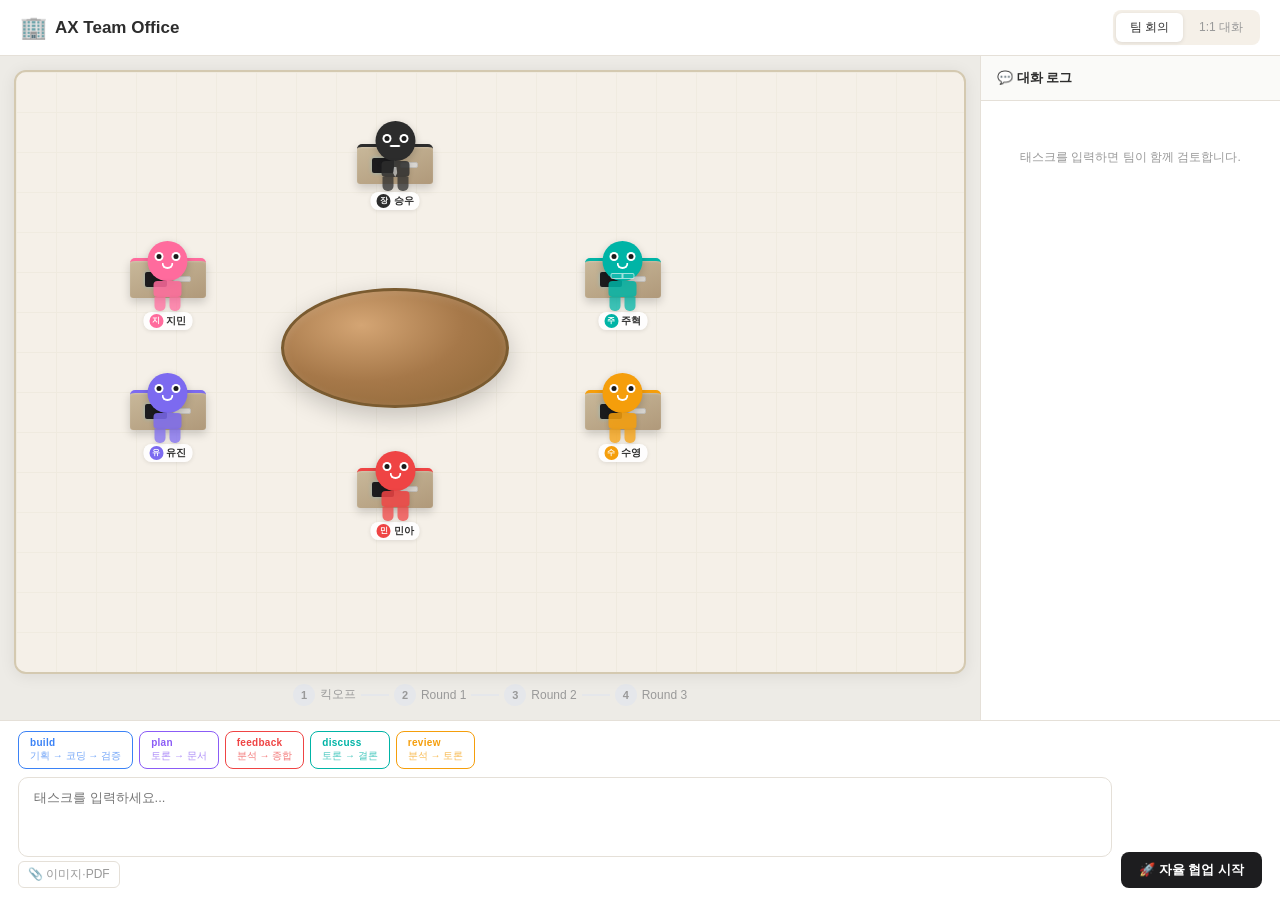
<file: templates/index.html>
<!DOCTYPE html>
<html lang="ko">
<head>
  <meta charset="UTF-8">
  <meta name="viewport" content="width=device-width, initial-scale=1.0">
  <title>AX Team Office</title>
  <link rel="stylesheet" href="/static/style.css">
</head>
<body>
<div class="app">

  <header class="header">
    <div class="header-left"><span class="logo">🏢</span><h1>AX Team Office</h1></div>
    <div class="mode-switch">
      <button class="mode-btn active" id="btn-team" onclick="setMode('team')">팀 회의</button>
      <button class="mode-btn" id="btn-individual" onclick="setMode('individual')">1:1 대화</button>
    </div>
  </header>

  <div class="main-layout">

    <!-- ── Office Canvas ── -->
    <div class="office-section">
      <div class="office-floor" id="office-floor">

        <!-- Floor decoration -->
        <div class="floor-grid"></div>
        <div class="decision-toast" id="decision-toast"></div>

        <!-- ── Round Table ── -->
        <div class="round-table"></div>

        <!-- ── Agent Desks ── -->
        <div class="agent-desk" style="left:40%;top:12%;--ac:#2C2C2C"></div>
        <div class="agent-desk" style="left:16%;top:31%;--ac:#FF6B9D"></div>
        <div class="agent-desk" style="left:64%;top:31%;--ac:#00B4A6"></div>
        <div class="agent-desk" style="left:16%;top:53%;--ac:#7C6AF0"></div>
        <div class="agent-desk" style="left:64%;top:53%;--ac:#F59E0B"></div>
        <div class="agent-desk" style="left:40%;top:66%;--ac:#EF4444"></div>

        <!-- ── Characters ── -->

        <!-- 지훈 (팀장) -->
        <div class="chibi" id="char-lead" data-agent="lead" style="--c:#2C2C2C;--cb:#888" onclick="onClickChar('lead')">
          <div class="c-bubble" id="bubble-lead"><div class="c-btext" id="btext-lead"></div></div>
          <div class="c-think" id="think-lead"><i></i><i></i><i></i></div>
          <div class="c-figure" id="fig-lead">
            <div class="c-head">
              <div class="c-eyes">
                <div class="c-eye"><div class="c-pupil"></div></div>
                <div class="c-eye"><div class="c-pupil"></div></div>
              </div>

              <div class="c-mouth serious"></div>
            </div>
            <div class="c-body"><div class="c-tie"></div></div>
            <div class="c-legs"><div class="c-leg"></div><div class="c-leg"></div></div>
          </div>
          <div class="c-nametag"><span class="c-badge" style="background:var(--c)">장</span>승우</div>
        </div>

        <!-- 지민 (마케팅) -->
        <div class="chibi" id="char-jimin" data-agent="jimin" style="--c:#FF6B9D;--cb:#FF9EC0" onclick="onClickChar('jimin')">
          <div class="c-bubble" id="bubble-jimin"><div class="c-btext" id="btext-jimin"></div></div>
          <div class="c-think" id="think-jimin"><i></i><i></i><i></i></div>
          <div class="c-figure" id="fig-jimin">
            <div class="c-head">
              <div class="c-eyes"><div class="c-eye"><div class="c-pupil"></div></div><div class="c-eye"><div class="c-pupil"></div></div></div>

              <div class="c-mouth"></div>
            </div>
            <div class="c-body"></div>
            <div class="c-legs"><div class="c-leg"></div><div class="c-leg"></div></div>
          </div>
          <div class="c-nametag"><span class="c-badge" style="background:var(--c)">지</span>지민</div>

        </div>

        <!-- 준혁 (개발) -->
        <div class="chibi" id="char-junhyuk" data-agent="junhyuk" style="--c:#00B4A6;--cb:#5DDDD6" onclick="onClickChar('junhyuk')">
          <div class="c-bubble" id="bubble-junhyuk"><div class="c-btext" id="btext-junhyuk"></div></div>
          <div class="c-think" id="think-junhyuk"><i></i><i></i><i></i></div>
          <div class="c-figure" id="fig-junhyuk">
            <div class="c-head">
              <div class="c-eyes"><div class="c-eye"><div class="c-pupil"></div></div><div class="c-eye"><div class="c-pupil"></div></div></div>

              <div class="c-mouth"></div>
            </div>
            <div class="c-body"><div class="c-glasses"></div></div>
            <div class="c-legs"><div class="c-leg"></div><div class="c-leg"></div></div>
          </div>
          <div class="c-nametag"><span class="c-badge" style="background:var(--c)">주</span>주혁</div>
        </div>

        <!-- 수아 (비즈니스) -->
        <div class="chibi" id="char-yujin" data-agent="yujin" style="--c:#7C6AF0;--cb:#A99CF5" onclick="onClickChar('yujin')">
          <div class="c-bubble" id="bubble-yujin"><div class="c-btext" id="btext-yujin"></div></div>
          <div class="c-think" id="think-yujin"><i></i><i></i><i></i></div>
          <div class="c-figure" id="fig-yujin">
            <div class="c-head">
              <div class="c-eyes"><div class="c-eye"><div class="c-pupil"></div></div><div class="c-eye"><div class="c-pupil"></div></div></div>

              <div class="c-mouth"></div>
            </div>
            <div class="c-body"></div>
            <div class="c-legs"><div class="c-leg"></div><div class="c-leg"></div></div>
          </div>
          <div class="c-nametag"><span class="c-badge" style="background:var(--c)">유</span>유진</div>
        </div>

        <!-- 재우 (기획) -->
        <div class="chibi" id="char-suyoung" data-agent="suyoung" style="--c:#F59E0B;--cb:#FBCA63" onclick="onClickChar('suyoung')">
          <div class="c-bubble" id="bubble-suyoung"><div class="c-btext" id="btext-suyoung"></div></div>
          <div class="c-think" id="think-suyoung"><i></i><i></i><i></i></div>
          <div class="c-figure" id="fig-suyoung">
            <div class="c-head">
              <div class="c-eyes"><div class="c-eye"><div class="c-pupil"></div></div><div class="c-eye"><div class="c-pupil"></div></div></div>

              <div class="c-mouth"></div>
            </div>
            <div class="c-body"></div>
            <div class="c-legs"><div class="c-leg"></div><div class="c-leg"></div></div>
          </div>
          <div class="c-nametag"><span class="c-badge" style="background:var(--c)">수</span>수영</div>
        </div>

        <!-- 민서 (데이터) -->
        <div class="chibi" id="char-mina" data-agent="mina" style="--c:#EF4444;--cb:#F88" onclick="onClickChar('mina')">
          <div class="c-bubble" id="bubble-mina"><div class="c-btext" id="btext-mina"></div></div>
          <div class="c-think" id="think-mina"><i></i><i></i><i></i></div>
          <div class="c-figure" id="fig-mina">
            <div class="c-head">
              <div class="c-eyes"><div class="c-eye"><div class="c-pupil"></div></div><div class="c-eye"><div class="c-pupil"></div></div></div>

              <div class="c-mouth"></div>
            </div>
            <div class="c-body"></div>
            <div class="c-legs"><div class="c-leg"></div><div class="c-leg"></div></div>
          </div>
          <div class="c-nametag"><span class="c-badge" style="background:var(--c)">민</span>민아</div>
        </div>

      </div><!-- /office-floor -->

      <div class="phase-bar" id="phase-bar">
        <div class="phase-step" id="phase-1"><div class="phase-dot">1</div><span>킥오프</span></div>
        <div class="phase-line" id="pline-1"></div>
        <div class="phase-step" id="phase-2"><div class="phase-dot">2</div><span>Round 1</span></div>
        <div class="phase-line" id="pline-2"></div>
        <div class="phase-step" id="phase-3"><div class="phase-dot">3</div><span>Round 2</span></div>
        <div class="phase-line" id="pline-3"></div>
        <div class="phase-step" id="phase-4"><div class="phase-dot">4</div><span>Round 3</span></div>
      </div>
    </div><!-- /office-section -->

    <!-- ── Right Panel ── -->
    <div class="right-panel">
      <div class="log-panel" id="log-panel">
        <div class="panel-title">💬 대화 로그</div>
        <div class="log-list" id="log-list">
          <div class="log-empty">태스크를 입력하면 팀이 함께 검토합니다.</div>
        </div>
      </div>
      <div class="chat-panel hidden" id="chat-panel">
        <div class="panel-title" id="chat-title">1:1 대화</div>
        <div class="chat-history" id="chat-history"></div>
        <div class="chat-input-row">
          <input type="text" id="chat-input" placeholder="메시지를 입력하세요..." onkeydown="if(event.key==='Enter')sendChat()">
          <button class="send-btn" onclick="sendChat()">전송</button>
        </div>
      </div>
    </div>

  </div><!-- /main-layout -->

  <div class="input-bar" id="input-bar">
    <div class="workflow-chips">
      <button class="wf-chip wf-build"    onclick="setExample('구독형 AI 음악 앱 만들어줘')">
        <span class="wf-type">build</span>
        <span class="wf-flow">기획 → 코딩 → 검증</span>
      </button>
      <button class="wf-chip wf-plan"     onclick="setExample('사내 AI 도입 로드맵 기획해줘')">
        <span class="wf-type">plan</span>
        <span class="wf-flow">토론 → 문서</span>
      </button>
      <button class="wf-chip wf-feedback" onclick="setExample('이 기획서 피드백해줘')">
        <span class="wf-type">feedback</span>
        <span class="wf-flow">분석 → 종합</span>
      </button>
      <button class="wf-chip wf-discuss"  onclick="setExample('FastAPI vs Django 뭐가 나을까')">
        <span class="wf-type">discuss</span>
        <span class="wf-flow">토론 → 결론</span>
      </button>
      <button class="wf-chip wf-review"   onclick="setExample('이 코드 리뷰해줘')">
        <span class="wf-type">review</span>
        <span class="wf-flow">분석 → 토론</span>
      </button>
    </div>
    <div class="input-row">
      <div class="textarea-wrap">
        <textarea id="task-input" class="task-input" placeholder="태스크를 입력하세요..." onkeydown="if(event.key==='Enter'&&!event.shiftKey){event.preventDefault();onSubmit()}" rows="3"></textarea>
        <div class="attach-bar" id="attach-bar">
          <input type="file" id="file-input" accept="image/*,.pdf" style="display:none" onchange="onFileSelect(this)">
          <button class="attach-btn" onclick="document.getElementById('file-input').click()">📎 이미지·PDF</button>
          <span class="attach-name hidden" id="attach-name"></span>
          <button class="attach-remove hidden" id="attach-remove" onclick="clearAttachment()">✕</button>
        </div>
      </div>
      <div class="input-controls">
        <button class="reset-btn hidden" id="reset-btn" onclick="resetAll()">↩ 초기화</button>
        <button class="start-btn" id="start-btn" onclick="onSubmit()">🚀 자율 협업 시작</button>
      </div>
    </div>
  </div>

</div><!-- /app -->

<script>const AGENTS = {{ agents | tojson }};</script>
<script src="/static/app.js"></script>
</body>
</html>
</file>
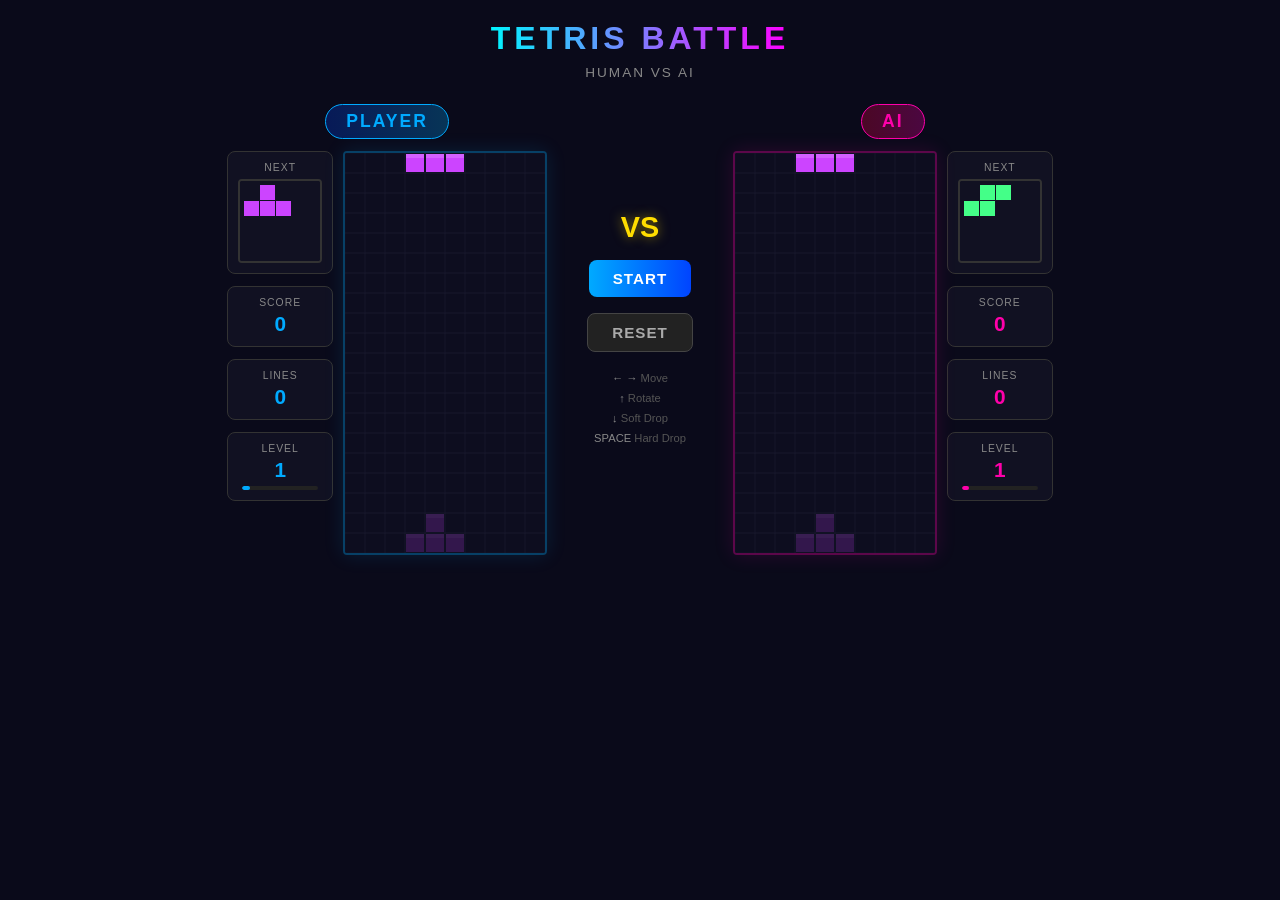
<file: workspace/05-build-tetris-vs-computer/static/index.html>
<!DOCTYPE html>
<html lang="ko">
<head>
<meta charset="UTF-8">
<meta name="viewport" content="width=device-width, initial-scale=1.0">
<title>테트리스 대결 - Human vs AI</title>
<style>
  * { margin: 0; padding: 0; box-sizing: border-box; }

  body {
    background: #0a0a1a;
    color: #fff;
    font-family: 'Segoe UI', sans-serif;
    min-height: 100vh;
    display: flex;
    flex-direction: column;
    align-items: center;
    padding: 20px;
  }

  h1 {
    font-size: 2rem;
    letter-spacing: 4px;
    margin-bottom: 8px;
    background: linear-gradient(90deg, #00f5ff, #ff00ff);
    -webkit-background-clip: text;
    -webkit-text-fill-color: transparent;
  }

  .subtitle {
    font-size: 0.85rem;
    color: #888;
    margin-bottom: 24px;
    letter-spacing: 2px;
  }

  .game-area {
    display: flex;
    gap: 40px;
    align-items: flex-start;
    flex-wrap: wrap;
    justify-content: center;
  }

  .player-section {
    display: flex;
    flex-direction: column;
    align-items: center;
    gap: 12px;
  }

  .player-label {
    font-size: 1.1rem;
    font-weight: bold;
    letter-spacing: 2px;
    padding: 6px 20px;
    border-radius: 20px;
  }

  .player-label.human {
    background: linear-gradient(90deg, #0044ff44, #00aaff44);
    border: 1px solid #00aaff;
    color: #00aaff;
  }

  .player-label.ai {
    background: linear-gradient(90deg, #ff004444, #ff00aa44);
    border: 1px solid #ff00aa;
    color: #ff00aa;
  }

  .board-wrapper {
    position: relative;
  }

  canvas {
    display: block;
    border: 2px solid #333;
    border-radius: 4px;
  }

  canvas.human-canvas { border-color: #00aaff55; box-shadow: 0 0 20px #00aaff22; }
  canvas.ai-canvas    { border-color: #ff00aa55; box-shadow: 0 0 20px #ff00aa22; }

  .ai-overlay {
    position: absolute;
    inset: 0;
    background: #0a0a1a99;
    display: flex;
    align-items: center;
    justify-content: center;
    border-radius: 4px;
    font-size: 0.8rem;
    color: #ff00aa;
    letter-spacing: 1px;
    opacity: 0;
    pointer-events: none;
    transition: opacity 0.15s;
  }

  .ai-overlay.visible { opacity: 1; }

  .side-panel {
    display: flex;
    flex-direction: column;
    gap: 12px;
    min-width: 90px;
  }

  .info-box {
    background: #111122;
    border: 1px solid #333;
    border-radius: 8px;
    padding: 10px 14px;
    text-align: center;
  }

  .info-box .label {
    font-size: 0.65rem;
    color: #888;
    letter-spacing: 1px;
    margin-bottom: 4px;
  }

  .info-box .value {
    font-size: 1.3rem;
    font-weight: bold;
  }

  .info-box.human .value { color: #00aaff; }
  .info-box.ai    .value { color: #ff00aa; }

  .next-box {
    background: #111122;
    border: 1px solid #333;
    border-radius: 8px;
    padding: 10px;
    text-align: center;
  }

  .next-box .label {
    font-size: 0.65rem;
    color: #888;
    letter-spacing: 1px;
    margin-bottom: 6px;
  }

  .center-panel {
    display: flex;
    flex-direction: column;
    align-items: center;
    justify-content: center;
    gap: 16px;
    min-width: 100px;
    align-self: center;
  }

  .vs-badge {
    font-size: 1.8rem;
    font-weight: 900;
    color: #ffdd00;
    text-shadow: 0 0 12px #ffdd0088;
  }

  button {
    padding: 10px 24px;
    border: none;
    border-radius: 8px;
    font-size: 0.95rem;
    font-weight: bold;
    cursor: pointer;
    letter-spacing: 1px;
    transition: transform 0.1s, opacity 0.1s;
  }

  button:hover  { transform: scale(1.05); }
  button:active { transform: scale(0.97); }

  #btnStart {
    background: linear-gradient(90deg, #00aaff, #0044ff);
    color: #fff;
  }

  #btnReset {
    background: #222;
    color: #aaa;
    border: 1px solid #444;
  }

  .controls-hint {
    font-size: 0.7rem;
    color: #555;
    text-align: center;
    line-height: 1.8;
  }

  .controls-hint span { color: #888; }

  .result-banner {
    display: none;
    position: fixed;
    inset: 0;
    background: #000000cc;
    align-items: center;
    justify-content: center;
    z-index: 100;
  }

  .result-banner.show { display: flex; }

  .result-card {
    background: #111122;
    border: 2px solid #ffdd00;
    border-radius: 16px;
    padding: 40px 60px;
    text-align: center;
    box-shadow: 0 0 40px #ffdd0044;
  }

  .result-card h2 {
    font-size: 2.2rem;
    margin-bottom: 8px;
    color: #ffdd00;
  }

  .result-card p {
    color: #aaa;
    margin-bottom: 24px;
    font-size: 0.95rem;
  }

  .speed-bar {
    width: 100%;
    height: 4px;
    background: #222;
    border-radius: 2px;
    margin-top: 4px;
    overflow: hidden;
  }

  .speed-fill {
    height: 100%;
    border-radius: 2px;
    transition: width 0.3s;
  }

  .speed-fill.human { background: #00aaff; }
  .speed-fill.ai    { background: #ff00aa; }
</style>
</head>
<body>

<h1>TETRIS BATTLE</h1>
<p class="subtitle">HUMAN VS AI</p>

<div class="game-area">

  <!-- 플레이어 (왼쪽) -->
  <div class="player-section">
    <div class="player-label human">PLAYER</div>
    <div style="display:flex; gap:10px; align-items:flex-start;">
      <div class="side-panel">
        <div class="next-box">
          <div class="label">NEXT</div>
          <canvas id="human-next" width="80" height="80"></canvas>
        </div>
        <div class="info-box human">
          <div class="label">SCORE</div>
          <div class="value" id="human-score">0</div>
        </div>
        <div class="info-box human">
          <div class="label">LINES</div>
          <div class="value" id="human-lines">0</div>
        </div>
        <div class="info-box human">
          <div class="label">LEVEL</div>
          <div class="value" id="human-level">1</div>
          <div class="speed-bar"><div class="speed-fill human" id="human-speed" style="width:10%"></div></div>
        </div>
      </div>
      <div class="board-wrapper">
        <canvas id="human-canvas" class="human-canvas" width="200" height="400"></canvas>
      </div>
    </div>
  </div>

  <!-- 가운데 -->
  <div class="center-panel">
    <div class="vs-badge">VS</div>
    <button id="btnStart">START</button>
    <button id="btnReset">RESET</button>
    <div class="controls-hint">
      <span>← →</span> Move<br>
      <span>↑</span> Rotate<br>
      <span>↓</span> Soft Drop<br>
      <span>SPACE</span> Hard Drop
    </div>
  </div>

  <!-- AI (오른쪽) -->
  <div class="player-section">
    <div class="player-label ai">AI</div>
    <div style="display:flex; gap:10px; align-items:flex-start;">
      <div class="board-wrapper">
        <canvas id="ai-canvas" class="ai-canvas" width="200" height="400"></canvas>
        <div class="ai-overlay" id="ai-overlay">THINKING...</div>
      </div>
      <div class="side-panel">
        <div class="next-box">
          <div class="label">NEXT</div>
          <canvas id="ai-next" width="80" height="80"></canvas>
        </div>
        <div class="info-box ai">
          <div class="label">SCORE</div>
          <div class="value" id="ai-score">0</div>
        </div>
        <div class="info-box ai">
          <div class="label">LINES</div>
          <div class="value" id="ai-lines">0</div>
        </div>
        <div class="info-box ai">
          <div class="label">LEVEL</div>
          <div class="value" id="ai-level">1</div>
          <div class="speed-bar"><div class="speed-fill ai" id="ai-speed" style="width:10%"></div></div>
        </div>
      </div>
    </div>
  </div>

</div>

<!-- 결과 배너 -->
<div class="result-banner" id="result-banner">
  <div class="result-card">
    <h2 id="result-title">GAME OVER</h2>
    <p id="result-desc"></p>
    <button id="btnPlayAgain" onclick="resetGame()">PLAY AGAIN</button>
  </div>
</div>

<script>
// ─── 상수 ──────────────────────────────────────────────────────────────────
const COLS = 10, ROWS = 20, CELL = 20;
const COLORS = {
  I: '#00f5ff', O: '#ffdd00', T: '#cc44ff',
  S: '#44ff88', Z: '#ff4444', J: '#4488ff', L: '#ff8844'
};
const GHOST_ALPHA = 0.2;

// 모든 테트로미노 정의 (0도 기준)
const PIECES = {
  I: [[0,0,0,0],[1,1,1,1],[0,0,0,0],[0,0,0,0]],
  O: [[1,1],[1,1]],
  T: [[0,1,0],[1,1,1],[0,0,0]],
  S: [[0,1,1],[1,1,0],[0,0,0]],
  Z: [[1,1,0],[0,1,1],[0,0,0]],
  J: [[1,0,0],[1,1,1],[0,0,0]],
  L: [[0,0,1],[1,1,1],[0,0,0]],
};
const PIECE_KEYS = Object.keys(PIECES);

// 레벨별 낙하 간격 (ms)
function dropInterval(level) {
  return Math.max(80, 800 - (level - 1) * 70);
}

// 점수 계산
function lineScore(lines, level) {
  const base = [0, 100, 300, 500, 800];
  return (base[Math.min(lines, 4)] || 0) * level;
}

// ─── 행렬 유틸 ──────────────────────────────────────────────────────────────
function rotateCW(matrix) {
  const N = matrix.length;
  return matrix[0].map((_, c) => matrix.map((row, r) => matrix[N - 1 - r][c]));
}

function matrixCells(matrix) {
  const cells = [];
  for (let r = 0; r < matrix.length; r++)
    for (let c = 0; c < matrix[r].length; c++)
      if (matrix[r][c]) cells.push([r, c]);
  return cells;
}

// ─── 백 (board state) ───────────────────────────────────────────────────────
function createBoard() {
  return Array.from({length: ROWS}, () => Array(COLS).fill(null));
}

function cloneBoard(board) {
  return board.map(row => [...row]);
}

function isValid(board, matrix, pr, pc) {
  for (const [dr, dc] of matrixCells(matrix)) {
    const r = pr + dr, c = pc + dc;
    if (r >= ROWS || c < 0 || c >= COLS) return false;
    if (r >= 0 && board[r][c]) return false;
  }
  return true;
}

function place(board, matrix, pr, pc, color) {
  for (const [dr, dc] of matrixCells(matrix)) {
    const r = pr + dr, c = pc + dc;
    if (r >= 0) board[r][c] = color;
  }
}

function clearLines(board) {
  const kept = board.filter(row => row.some(c => !c));
  const cleared = ROWS - kept.length;
  const newBoard = [...Array.from({length: cleared}, () => Array(COLS).fill(null)), ...kept];
  return {board: newBoard, cleared};
}

// ─── 피스 생성 ──────────────────────────────────────────────────────────────
function randomKey() {
  return PIECE_KEYS[Math.floor(Math.random() * PIECE_KEYS.length)];
}

function spawnPiece(key) {
  const matrix = PIECES[key].map(r => [...r]);
  const col = Math.floor((COLS - matrix[0].length) / 2);
  return {key, matrix, row: -1, col};
}

// ─── 고스트 피스 위치 ────────────────────────────────────────────────────────
function ghostRow(board, piece) {
  let r = piece.row;
  while (isValid(board, piece.matrix, r + 1, piece.col)) r++;
  return r;
}

// ─── 렌더링 ─────────────────────────────────────────────────────────────────
function drawBoard(ctx, board, piece, ghost) {
  ctx.fillStyle = '#0d0d1f';
  ctx.fillRect(0, 0, COLS * CELL, ROWS * CELL);

  // 그리드
  ctx.strokeStyle = '#1a1a2e';
  ctx.lineWidth = 0.5;
  for (let r = 0; r < ROWS; r++) {
    for (let c = 0; c < COLS; c++) {
      ctx.strokeRect(c * CELL, r * CELL, CELL, CELL);
    }
  }

  // 고정 블록
  for (let r = 0; r < ROWS; r++) {
    for (let c = 0; c < COLS; c++) {
      if (board[r][c]) drawCell(ctx, c, r, board[r][c], 1.0);
    }
  }

  // 고스트
  if (ghost != null && piece) {
    for (const [dr, dc] of matrixCells(piece.matrix)) {
      drawCell(ctx, piece.col + dc, ghost + dr, COLORS[piece.key], GHOST_ALPHA);
    }
  }

  // 현재 피스
  if (piece) {
    for (const [dr, dc] of matrixCells(piece.matrix)) {
      const r = piece.row + dr;
      if (r >= 0) drawCell(ctx, piece.col + dc, r, COLORS[piece.key], 1.0);
    }
  }
}

function drawCell(ctx, c, r, color, alpha) {
  ctx.globalAlpha = alpha;
  ctx.fillStyle = color;
  ctx.fillRect(c * CELL + 1, r * CELL + 1, CELL - 2, CELL - 2);
  // 하이라이트
  ctx.fillStyle = 'rgba(255,255,255,0.15)';
  ctx.fillRect(c * CELL + 1, r * CELL + 1, CELL - 2, 4);
  ctx.globalAlpha = 1;
}

function drawNext(ctx, key) {
  ctx.fillStyle = '#111122';
  ctx.fillRect(0, 0, 80, 80);
  if (!key) return;
  const matrix = PIECES[key];
  const rows = matrix.length, cols = matrix[0].length;
  const offX = Math.floor((4 - cols) / 2), offY = Math.floor((4 - rows) / 2);
  const cs = 16;
  for (let r = 0; r < rows; r++)
    for (let c = 0; c < cols; c++)
      if (matrix[r][c]) {
        ctx.globalAlpha = 1;
        ctx.fillStyle = COLORS[key];
        ctx.fillRect((offX + c) * cs + 4, (offY + r) * cs + 4, cs - 1, cs - 1);
      }
}

// ─── AI 휴리스틱 (Dellacherie 기반) ─────────────────────────────────────────
function evalBoard(board) {
  let aggHeight = 0, holes = 0, bumpiness = 0;
  const heights = [];

  for (let c = 0; c < COLS; c++) {
    let h = 0;
    for (let r = 0; r < ROWS; r++) {
      if (board[r][c]) { h = ROWS - r; break; }
    }
    heights.push(h);
    aggHeight += h;

    let found = false;
    for (let r = 0; r < ROWS; r++) {
      if (board[r][c]) found = true;
      else if (found) holes++;
    }
  }

  for (let c = 0; c < COLS - 1; c++) bumpiness += Math.abs(heights[c] - heights[c + 1]);

  // 완성된 줄 수
  const lines = board.filter(row => row.every(c => c !== null)).length;

  return -0.51 * aggHeight + 0.76 * lines - 0.36 * holes - 0.18 * bumpiness;
}

function bestMove(board, pieceKey) {
  let best = null, bestScore = -Infinity;
  let matrix = PIECES[pieceKey].map(r => [...r]);

  for (let rot = 0; rot < 4; rot++) {
    for (let col = -1; col < COLS; col++) {
      // 착지 행 찾기
      let row = 0;
      while (isValid(board, matrix, row + 1, col)) row++;
      if (!isValid(board, matrix, row, col)) continue;

      const testBoard = cloneBoard(board);
      place(testBoard, matrix, row, col, COLORS[pieceKey]);
      const {board: cleared} = clearLines(testBoard);
      const score = evalBoard(cleared);

      if (score > bestScore) {
        bestScore = score;
        best = {row, col, matrix: matrix.map(r => [...r])};
      }
    }
    matrix = rotateCW(matrix);
  }
  return best;
}

// ─── 게임 상태 ──────────────────────────────────────────────────────────────
let human, ai, running, animId;

function makeState(isAI) {
  const nextKey = randomKey();
  return {
    board: createBoard(),
    piece: spawnPiece(randomKey()),
    nextKey,
    score: 0,
    lines: 0,
    level: 1,
    dead: false,
    isAI,
    lastDrop: 0,
    // AI 전용
    aiMove: null,
    aiStep: 0,
    aiStepInterval: 80,
    aiLastStep: 0,
  };
}

function resetGame() {
  if (animId) cancelAnimationFrame(animId);
  human = makeState(false);
  ai = makeState(true);
  running = false;
  document.getElementById('result-banner').classList.remove('show');
  updateUI(human, 'human');
  updateUI(ai, 'ai');
  render();
}

function updateUI(state, who) {
  document.getElementById(`${who}-score`).textContent = state.score;
  document.getElementById(`${who}-lines`).textContent = state.lines;
  document.getElementById(`${who}-level`).textContent = state.level;
  const pct = Math.min(100, 10 + (state.level - 1) * 9);
  document.getElementById(`${who}-speed`).style.width = pct + '%';
}

// ─── 피스 착지 및 다음 피스 ──────────────────────────────────────────────────
function lockPiece(state) {
  place(state.board, state.piece.matrix, state.piece.row, state.piece.col, COLORS[state.piece.key]);
  const {board, cleared} = clearLines(state.board);
  state.board = board;
  state.lines += cleared;
  state.score += lineScore(cleared, state.level);
  state.level = Math.floor(state.lines / 10) + 1;

  state.piece = spawnPiece(state.nextKey);
  state.nextKey = randomKey();
  state.aiMove = null;
  state.aiStep = 0;

  // 스폰 위치가 막히면 사망
  if (!isValid(state.board, state.piece.matrix, state.piece.row, state.piece.col)) {
    state.dead = true;
  }
}

// ─── 루프 ────────────────────────────────────────────────────────────────────
function gameLoop(ts) {
  if (!running) return;

  // 플레이어 드롭
  if (!human.dead) {
    if (ts - human.lastDrop > dropInterval(human.level)) {
      human.lastDrop = ts;
      if (isValid(human.board, human.piece.matrix, human.piece.row + 1, human.piece.col)) {
        human.piece.row++;
      } else {
        lockPiece(human);
        if (human.dead) endGame();
      }
      updateUI(human, 'human');
    }
  }

  // AI 드롭
  if (!ai.dead) {
    // AI 목표 계산
    if (!ai.aiMove) {
      ai.aiMove = bestMove(ai.board, ai.piece.key);
    }

    if (ai.aiMove && ts - ai.aiLastStep > ai.aiStepInterval) {
      ai.aiLastStep = ts;
      const target = ai.aiMove;
      // 회전 먼저
      const curStr = JSON.stringify(ai.piece.matrix);
      const tgtStr = JSON.stringify(target.matrix);
      if (curStr !== tgtStr) {
        const rotated = rotateCW(ai.piece.matrix);
        if (isValid(ai.board, rotated, ai.piece.row, ai.piece.col))
          ai.piece.matrix = rotated;
      } else if (ai.piece.col < target.col) {
        if (isValid(ai.board, ai.piece.matrix, ai.piece.row, ai.piece.col + 1))
          ai.piece.col++;
      } else if (ai.piece.col > target.col) {
        if (isValid(ai.board, ai.piece.matrix, ai.piece.row, ai.piece.col - 1))
          ai.piece.col--;
      }
    }

    if (ts - ai.lastDrop > dropInterval(ai.level)) {
      ai.lastDrop = ts;
      if (isValid(ai.board, ai.piece.matrix, ai.piece.row + 1, ai.piece.col)) {
        ai.piece.row++;
      } else {
        lockPiece(ai);
        if (ai.dead) endGame();
      }
      updateUI(ai, 'ai');
    }
  }

  render();
  animId = requestAnimationFrame(gameLoop);
}

function render() {
  const hCtx = document.getElementById('human-canvas').getContext('2d');
  const aCtx = document.getElementById('ai-canvas').getContext('2d');
  const hNext = document.getElementById('human-next').getContext('2d');
  const aNext = document.getElementById('ai-next').getContext('2d');

  const hGhost = human.piece ? ghostRow(human.board, human.piece) : null;
  const aGhost = ai.piece ? ghostRow(ai.board, ai.piece) : null;

  drawBoard(hCtx, human.board, human.piece, hGhost);
  drawBoard(aCtx, ai.board, ai.piece, aGhost);
  drawNext(hNext, human.nextKey);
  drawNext(aNext, ai.nextKey);
}

function endGame() {
  running = false;
  cancelAnimationFrame(animId);

  const banner = document.getElementById('result-banner');
  const title  = document.getElementById('result-title');
  const desc   = document.getElementById('result-desc');

  if (human.dead && ai.dead) {
    title.textContent = 'DRAW!';
    desc.textContent  = '동시에 게임오버!';
  } else if (human.dead) {
    title.textContent = 'AI WINS!';
    desc.textContent  = `Player: ${human.score}점  |  AI: ${ai.score}점`;
  } else {
    title.textContent = 'YOU WIN!';
    desc.textContent  = `Player: ${human.score}점  |  AI: ${ai.score}점`;
  }
  banner.classList.add('show');
}

// ─── 키보드 ─────────────────────────────────────────────────────────────────
document.addEventListener('keydown', e => {
  if (!running || human.dead) return;
  const p = human.piece;

  if (e.key === 'ArrowLeft') {
    if (isValid(human.board, p.matrix, p.row, p.col - 1)) p.col--;
  } else if (e.key === 'ArrowRight') {
    if (isValid(human.board, p.matrix, p.row, p.col + 1)) p.col++;
  } else if (e.key === 'ArrowDown') {
    if (isValid(human.board, p.matrix, p.row + 1, p.col)) {
      p.row++;
      human.score++;
      human.lastDrop = performance.now();
    }
  } else if (e.key === 'ArrowUp') {
    const rot = rotateCW(p.matrix);
    // 월킥 시도
    for (const kick of [0, -1, 1, -2, 2]) {
      if (isValid(human.board, rot, p.row, p.col + kick)) {
        p.matrix = rot;
        p.col += kick;
        break;
      }
    }
  } else if (e.key === ' ') {
    e.preventDefault();
    const gr = ghostRow(human.board, p);
    human.score += 2 * (gr - p.row);
    p.row = gr;
    lockPiece(human);
    if (human.dead) endGame();
    human.lastDrop = performance.now();
    updateUI(human, 'human');
  }
  render();
});

// ─── 버튼 ────────────────────────────────────────────────────────────────────
document.getElementById('btnStart').addEventListener('click', () => {
  if (running) return;
  running = true;
  human.lastDrop = performance.now();
  ai.lastDrop    = performance.now();
  animId = requestAnimationFrame(gameLoop);
});

document.getElementById('btnReset').addEventListener('click', resetGame);

// ─── 초기화 ──────────────────────────────────────────────────────────────────
resetGame();
</script>
</body>
</html>
</file>
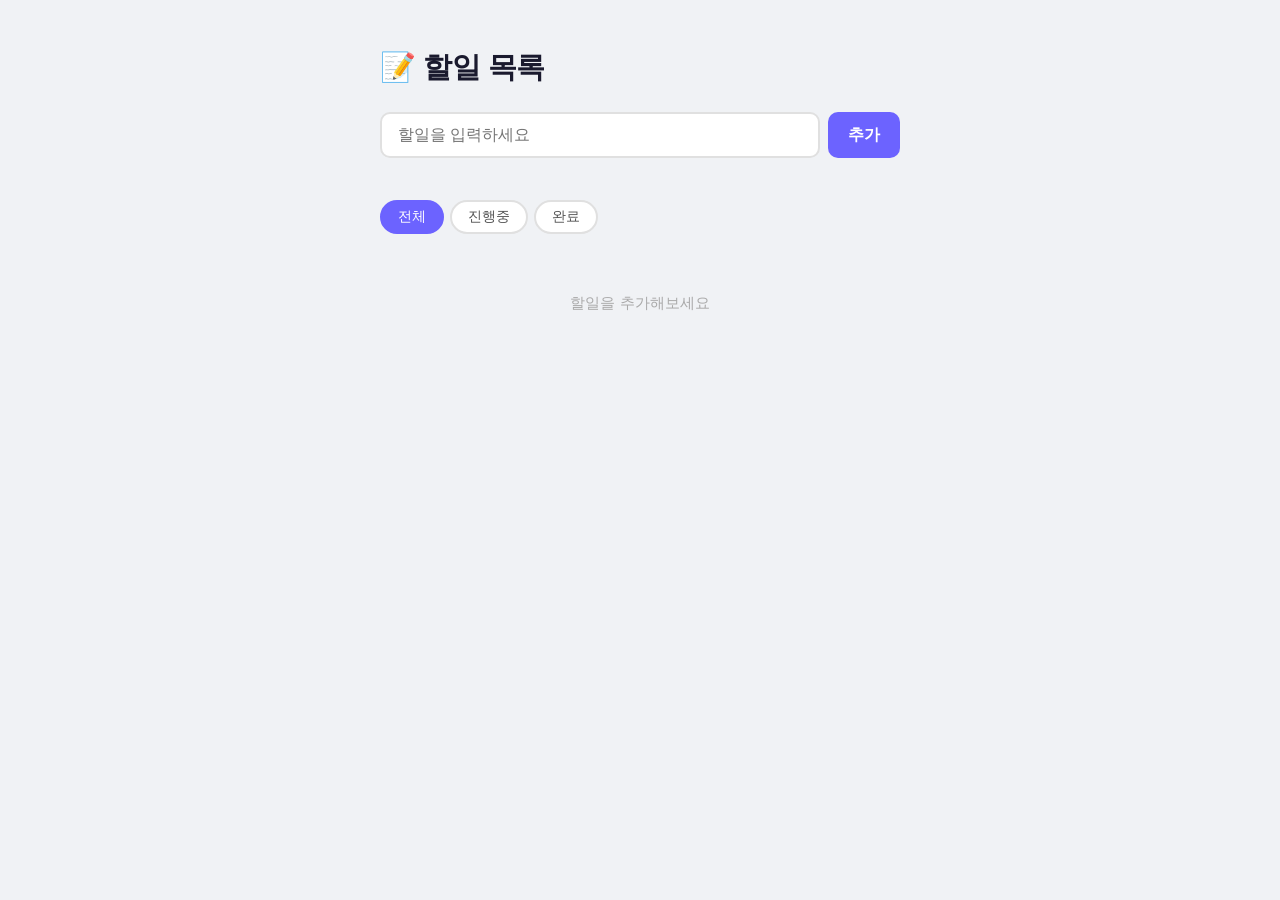
<file: workspace/06-build-project/static/index.html>
<!DOCTYPE html>
<html lang="ko">
<head>
  <meta charset="UTF-8" />
  <meta name="viewport" content="width=device-width, initial-scale=1.0" />
  <title>할일 관리</title>
  <style>
    *, *::before, *::after { box-sizing: border-box; margin: 0; padding: 0; }

    body {
      font-family: 'Segoe UI', sans-serif;
      background: #f0f2f5;
      min-height: 100vh;
      display: flex;
      justify-content: center;
      padding: 48px 16px;
      color: #1a1a2e;
    }

    .container {
      width: 100%;
      max-width: 520px;
    }

    h1 {
      font-size: 1.8rem;
      font-weight: 700;
      margin-bottom: 24px;
      color: #1a1a2e;
      letter-spacing: -0.5px;
    }

    .input-row {
      display: flex;
      gap: 8px;
      margin-bottom: 12px;
    }

    .input-row input {
      flex: 1;
      padding: 12px 16px;
      border: 2px solid #e0e0e0;
      border-radius: 10px;
      font-size: 1rem;
      outline: none;
      transition: border-color 0.2s;
      background: #fff;
    }

    .input-row input:focus { border-color: #6c63ff; }

    .input-row input.error {
      border-color: #ff4d4f;
      animation: shake 0.25s ease;
    }

    @keyframes shake {
      0%, 100% { transform: translateX(0); }
      25% { transform: translateX(-6px); }
      75% { transform: translateX(6px); }
    }

    .btn-add {
      padding: 12px 20px;
      background: #6c63ff;
      color: #fff;
      border: none;
      border-radius: 10px;
      font-size: 1rem;
      font-weight: 600;
      cursor: pointer;
      transition: background 0.2s, transform 0.1s;
      white-space: nowrap;
    }

    .btn-add:hover { background: #574fd6; }
    .btn-add:active { transform: scale(0.97); }

    .error-msg {
      font-size: 0.82rem;
      color: #ff4d4f;
      margin-bottom: 12px;
      min-height: 18px;
      padding-left: 4px;
    }

    .filter-row {
      display: flex;
      gap: 6px;
      margin-bottom: 20px;
    }

    .filter-btn {
      padding: 6px 16px;
      border: 2px solid #e0e0e0;
      border-radius: 20px;
      background: #fff;
      font-size: 0.85rem;
      font-weight: 500;
      cursor: pointer;
      color: #555;
      transition: all 0.15s;
    }

    .filter-btn:hover { border-color: #6c63ff; color: #6c63ff; }

    .filter-btn.active {
      background: #6c63ff;
      border-color: #6c63ff;
      color: #fff;
    }

    .todo-list {
      display: flex;
      flex-direction: column;
      gap: 10px;
    }

    .todo-item {
      display: flex;
      align-items: center;
      gap: 12px;
      background: #fff;
      padding: 14px 16px;
      border-radius: 12px;
      box-shadow: 0 1px 4px rgba(0,0,0,0.07);
      animation: fadeIn 0.2s ease;
    }

    @keyframes fadeIn {
      from { opacity: 0; transform: translateY(8px); }
      to   { opacity: 1; transform: translateY(0); }
    }

    .todo-item.done { opacity: 0.5; }

    .todo-check {
      width: 22px;
      height: 22px;
      border: 2px solid #c5c5d3;
      border-radius: 50%;
      cursor: pointer;
      flex-shrink: 0;
      display: flex;
      align-items: center;
      justify-content: center;
      transition: background 0.15s, border-color 0.15s;
    }

    .todo-item.done .todo-check {
      background: #6c63ff;
      border-color: #6c63ff;
    }

    .todo-check::after {
      content: '';
      display: none;
      width: 5px;
      height: 9px;
      border: 2px solid #fff;
      border-top: none;
      border-left: none;
      transform: rotate(45deg) translate(-1px, -1px);
    }

    .todo-item.done .todo-check::after { display: block; }

    .todo-title {
      flex: 1;
      font-size: 0.97rem;
      line-height: 1.4;
      word-break: break-all;
    }

    .todo-item.done .todo-title {
      text-decoration: line-through;
      color: #999;
    }

    .btn-delete {
      background: none;
      border: none;
      cursor: pointer;
      color: #c5c5d3;
      font-size: 1.1rem;
      padding: 4px;
      border-radius: 6px;
      transition: color 0.15s;
      flex-shrink: 0;
    }

    .btn-delete:hover { color: #ff4d4f; }

    .empty-msg {
      text-align: center;
      color: #aaa;
      font-size: 0.92rem;
      padding: 40px 0;
    }

    .summary {
      font-size: 0.82rem;
      color: #aaa;
      margin-bottom: 16px;
      padding-left: 2px;
    }
  </style>
</head>
<body>
  <div class="container">
    <h1>📝 할일 목록</h1>

    <div class="input-row">
      <input
        type="text"
        id="todo-input"
        placeholder="할일을 입력하세요"
        maxlength="200"
        autocomplete="off"
      />
      <button class="btn-add" id="btn-add">추가</button>
    </div>
    <p class="error-msg" id="error-msg" aria-live="polite"></p>

    <div class="filter-row">
      <button class="filter-btn active" data-filter="all">전체</button>
      <button class="filter-btn" data-filter="active">진행중</button>
      <button class="filter-btn" data-filter="done">완료</button>
    </div>

    <p class="summary" id="summary"></p>
    <div class="todo-list" id="todo-list"></div>
  </div>

  <script>
    const STORAGE_KEY = 'todos_v1';
    let currentFilter = 'all';

    function loadTodos() {
      try {
        return JSON.parse(localStorage.getItem(STORAGE_KEY)) || [];
      } catch {
        return [];
      }
    }

    function saveTodos(todos) {
      localStorage.setItem(STORAGE_KEY, JSON.stringify(todos));
    }

    function createId() {
      return Date.now().toString(36) + Math.random().toString(36).slice(2);
    }

    function getFiltered(todos) {
      if (currentFilter === 'active') return todos.filter(t => !t.done);
      if (currentFilter === 'done')   return todos.filter(t => t.done);
      return todos;
    }

    function render() {
      const todos    = loadTodos();
      const filtered = getFiltered(todos);
      const list     = document.getElementById('todo-list');
      const summary  = document.getElementById('summary');
      const doneCount = todos.filter(t => t.done).length;

      summary.textContent = todos.length
        ? `전체 ${todos.length}개 · 완료 ${doneCount}개`
        : '';

      if (filtered.length === 0) {
        list.innerHTML = `<p class="empty-msg">${
          currentFilter === 'done' ? '완료된 항목이 없어요' :
          currentFilter === 'active' ? '진행 중인 항목이 없어요' :
          '할일을 추가해보세요'
        }</p>`;
        return;
      }

      list.innerHTML = filtered.map(todo => `
        <div class="todo-item ${todo.done ? 'done' : ''}" data-id="${todo.id}">
          <div class="todo-check" data-action="toggle" title="완료 토글"></div>
          <span class="todo-title">${escapeHtml(todo.title)}</span>
          <button class="btn-delete" data-action="delete" title="삭제">✕</button>
        </div>
      `).join('');
    }

    function escapeHtml(str) {
      return str.replace(/&/g,'&amp;').replace(/</g,'&lt;').replace(/>/g,'&gt;');
    }

    function addTodo() {
      const input = document.getElementById('todo-input');
      const errEl = document.getElementById('error-msg');
      const title = input.value.trim();

      if (!title) {
        errEl.textContent = '할일을 입력해주세요.';
        input.classList.add('error');
        input.focus();
        setTimeout(() => { input.classList.remove('error'); errEl.textContent = ''; }, 1500);
        return;
      }

      const todos = loadTodos();
      todos.push({ id: createId(), title, done: false, createdAt: Date.now() });
      saveTodos(todos);
      input.value = '';
      errEl.textContent = '';
      render();
    }

    function toggleTodo(id) {
      const todos = loadTodos();
      const todo  = todos.find(t => t.id === id);
      if (todo) { todo.done = !todo.done; saveTodos(todos); render(); }
    }

    function deleteTodo(id) {
      saveTodos(loadTodos().filter(t => t.id !== id));
      render();
    }

    // 이벤트
    document.getElementById('btn-add').addEventListener('click', addTodo);
    document.getElementById('todo-input').addEventListener('keydown', e => {
      if (e.key === 'Enter') addTodo();
    });

    document.getElementById('todo-list').addEventListener('click', e => {
      const item = e.target.closest('.todo-item');
      if (!item) return;
      const id     = item.dataset.id;
      const action = e.target.dataset.action || e.target.closest('[data-action]')?.dataset.action;
      if (action === 'toggle') toggleTodo(id);
      if (action === 'delete') deleteTodo(id);
    });

    document.querySelector('.filter-row').addEventListener('click', e => {
      const btn = e.target.closest('.filter-btn');
      if (!btn) return;
      document.querySelectorAll('.filter-btn').forEach(b => b.classList.remove('active'));
      btn.classList.add('active');
      currentFilter = btn.dataset.filter;
      render();
    });

    render();
  </script>
</body>
</html>
</file>
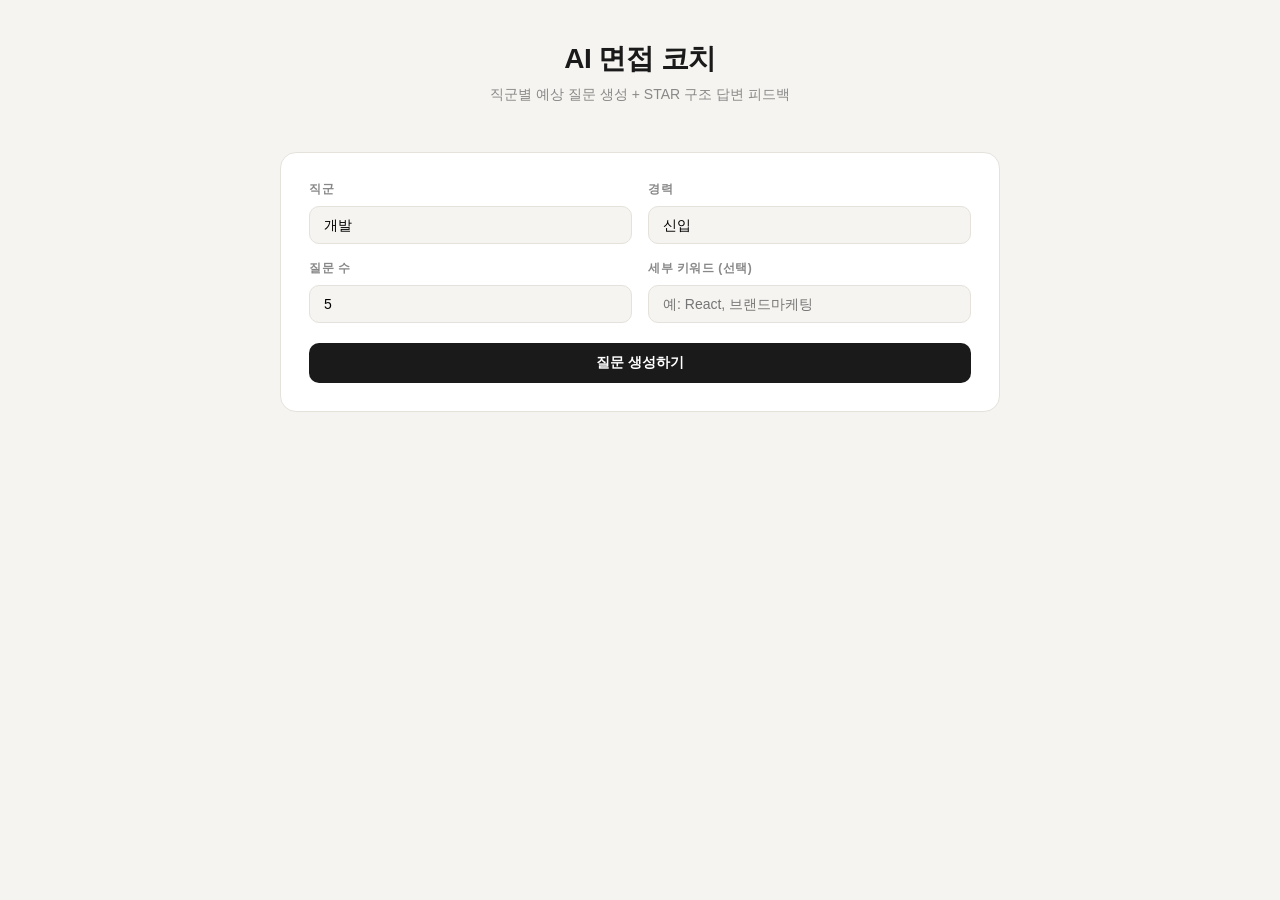
<file: workspace/01-ai-interview-coach/code/static/index.html>
<!DOCTYPE html>
<html lang="ko">
<head>
  <meta charset="UTF-8">
  <meta name="viewport" content="width=device-width, initial-scale=1.0">
  <title>AI 면접 코치</title>
  <style>
    *, *::before, *::after { box-sizing: border-box; margin: 0; padding: 0; }

    :root {
      --bg: #F5F4F0;
      --white: #FFFFFF;
      --border: #E5E2DC;
      --text: #1A1A1A;
      --sub: #888;
      --primary: #1A1A1A;
      --accent: #4F46E5;
      --green: #16A34A;
      --red: #DC2626;
      --yellow: #D97706;
    }

    body { font-family: -apple-system, BlinkMacSystemFont, 'Segoe UI', sans-serif;
           background: var(--bg); color: var(--text); min-height: 100vh; }

    .container { max-width: 760px; margin: 0 auto; padding: 40px 20px; }

    /* Header */
    .header { text-align: center; margin-bottom: 48px; }
    .header h1 { font-size: 28px; font-weight: 800; letter-spacing: -0.5px; }
    .header p { color: var(--sub); margin-top: 8px; font-size: 14px; }

    /* Card */
    .card { background: var(--white); border: 1px solid var(--border);
            border-radius: 16px; padding: 28px; margin-bottom: 20px; }

    /* Setup */
    .setup-grid { display: grid; grid-template-columns: 1fr 1fr; gap: 16px; margin-bottom: 20px; }
    .field label { display: block; font-size: 12px; font-weight: 600;
                   color: var(--sub); margin-bottom: 8px; text-transform: uppercase; letter-spacing: 0.5px; }
    .field select, .field input[type=number] {
      width: 100%; padding: 10px 14px; border: 1px solid var(--border);
      border-radius: 10px; font-size: 14px; background: var(--bg);
      appearance: none; cursor: pointer; outline: none;
    }
    .field select:focus, .field input:focus { border-color: var(--accent); }

    /* Buttons */
    .btn { display: inline-flex; align-items: center; gap: 8px; padding: 11px 22px;
           border-radius: 10px; font-size: 14px; font-weight: 600;
           border: none; cursor: pointer; transition: opacity 0.15s; }
    .btn:disabled { opacity: 0.4; cursor: not-allowed; }
    .btn-primary { background: var(--primary); color: #fff; width: 100%; justify-content: center; }
    .btn-primary:hover:not(:disabled) { background: #333; }
    .btn-outline { background: transparent; color: var(--text); border: 1px solid var(--border); }
    .btn-outline:hover:not(:disabled) { background: var(--bg); }
    .btn-accent { background: var(--accent); color: #fff; }
    .btn-accent:hover:not(:disabled) { background: #4338CA; }

    /* Progress */
    .progress-bar { height: 4px; background: var(--border); border-radius: 4px; margin-bottom: 24px; }
    .progress-fill { height: 100%; background: var(--accent); border-radius: 4px; transition: width 0.3s; }

    /* Question */
    .question-num { font-size: 12px; color: var(--sub); font-weight: 600;
                    text-transform: uppercase; letter-spacing: 0.5px; margin-bottom: 10px; }
    .question-text { font-size: 18px; font-weight: 700; line-height: 1.5; margin-bottom: 20px; }
    .question-cat { display: inline-block; padding: 3px 10px; border-radius: 20px;
                    font-size: 11px; font-weight: 600; background: #EEF2FF; color: var(--accent);
                    margin-bottom: 20px; }

    textarea { width: 100%; min-height: 120px; padding: 14px; border: 1px solid var(--border);
               border-radius: 10px; font-size: 14px; line-height: 1.6; resize: vertical;
               font-family: inherit; outline: none; background: var(--bg); }
    textarea:focus { border-color: var(--accent); background: var(--white); }

    .answer-actions { display: flex; gap: 10px; margin-top: 14px; justify-content: flex-end; }

    /* Loading */
    .loading { display: flex; align-items: center; gap: 10px; color: var(--sub);
               font-size: 14px; padding: 16px 0; }
    .spinner { width: 18px; height: 18px; border: 2px solid var(--border);
               border-top-color: var(--accent); border-radius: 50%; animation: spin 0.8s linear infinite; }
    @keyframes spin { to { transform: rotate(360deg); } }

    /* Feedback */
    .feedback-section { margin-top: 8px; }
    .feedback-section h3 { font-size: 13px; font-weight: 700; color: var(--sub);
                           text-transform: uppercase; letter-spacing: 0.5px; margin-bottom: 12px; }

    .score-grid { display: grid; grid-template-columns: repeat(3, 1fr); gap: 12px; margin-bottom: 20px; }
    .score-item { text-align: center; background: var(--bg); border-radius: 12px; padding: 14px 10px; }
    .score-value { font-size: 28px; font-weight: 800; }
    .score-value.high { color: var(--green); }
    .score-value.mid { color: var(--yellow); }
    .score-value.low { color: var(--red); }
    .score-label { font-size: 11px; color: var(--sub); margin-top: 4px; font-weight: 600; }

    .star-grid { display: grid; grid-template-columns: 1fr 1fr; gap: 12px; margin-bottom: 20px; }
    .star-item { background: var(--bg); border-radius: 10px; padding: 14px; }
    .star-item .star-label { font-size: 11px; font-weight: 700; color: var(--accent);
                              text-transform: uppercase; letter-spacing: 0.5px; margin-bottom: 6px; }
    .star-item p { font-size: 13px; line-height: 1.5; color: var(--text); }

    .tips-list { list-style: none; }
    .tips-list li { font-size: 13px; line-height: 1.5; padding: 8px 0;
                    border-bottom: 1px solid var(--border); display: flex; gap: 8px; }
    .tips-list li:last-child { border-bottom: none; }
    .tips-list li::before { content: '→'; color: var(--accent); flex-shrink: 0; font-weight: 700; }

    .overall { background: #F0FDF4; border: 1px solid #BBF7D0; border-radius: 10px;
               padding: 14px; font-size: 13px; line-height: 1.6; margin-bottom: 20px; }

    /* Missing */
    .missing-tags { display: flex; flex-wrap: wrap; gap: 8px; }
    .missing-tag { background: #FEF2F2; color: var(--red); font-size: 11px;
                   font-weight: 600; padding: 4px 10px; border-radius: 20px; }

    /* Nav between questions */
    .question-nav { display: flex; align-items: center; justify-content: space-between;
                    margin-top: 16px; }
    .nav-dots { display: flex; gap: 6px; }
    .nav-dot { width: 8px; height: 8px; border-radius: 50%; background: var(--border); }
    .nav-dot.active { background: var(--accent); }
    .nav-dot.done { background: var(--green); }

    /* Summary */
    .summary-row { display: flex; justify-content: space-between; align-items: center;
                   padding: 12px 0; border-bottom: 1px solid var(--border); font-size: 14px; }
    .summary-row:last-child { border-bottom: none; }
    .summary-q { flex: 1; color: var(--sub); padding-right: 16px;
                 white-space: nowrap; overflow: hidden; text-overflow: ellipsis; }
    .summary-scores { display: flex; gap: 8px; flex-shrink: 0; }
    .badge { font-size: 11px; font-weight: 700; padding: 3px 8px; border-radius: 6px; }
    .badge.high { background: #F0FDF4; color: var(--green); }
    .badge.mid  { background: #FFFBEB; color: var(--yellow); }
    .badge.low  { background: #FEF2F2; color: var(--red); }

    .hidden { display: none !important; }
    .divider { height: 1px; background: var(--border); margin: 20px 0; }
  </style>
</head>
<body>
<div class="container">
  <div class="header">
    <h1>AI 면접 코치</h1>
    <p>직군별 예상 질문 생성 + STAR 구조 답변 피드백</p>
  </div>

  <!-- STEP 1: Setup -->
  <div id="step-setup" class="card">
    <div class="setup-grid">
      <div class="field">
        <label>직군</label>
        <select id="job-role">
          <option value="개발">개발</option>
          <option value="마케팅">마케팅</option>
          <option value="기획">기획</option>
          <option value="디자인">디자인</option>
        </select>
      </div>
      <div class="field">
        <label>경력</label>
        <select id="career-level">
          <option value="신입">신입</option>
          <option value="3년">3년</option>
          <option value="5년+">5년+</option>
        </select>
      </div>
      <div class="field">
        <label>질문 수</label>
        <input type="number" id="q-count" value="5" min="3" max="15">
      </div>
      <div class="field">
        <label>세부 키워드 (선택)</label>
        <input type="text" id="focus-area" placeholder="예: React, 브랜드마케팅" style="padding:10px 14px;border:1px solid var(--border);border-radius:10px;font-size:14px;background:var(--bg);width:100%;outline:none;">
      </div>
    </div>
    <button class="btn btn-primary" id="btn-generate" onclick="generateQuestions()">
      질문 생성하기
    </button>
    <div id="loading-setup" class="loading hidden">
      <div class="spinner"></div> 질문 생성 중...
    </div>
  </div>

  <!-- STEP 2: Interview -->
  <div id="step-interview" class="hidden">
    <div class="progress-bar">
      <div class="progress-fill" id="progress-fill" style="width:0%"></div>
    </div>

    <div class="card" id="question-card">
      <div class="question-num" id="q-num"></div>
      <div class="question-cat" id="q-cat"></div>
      <div class="question-text" id="q-text"></div>

      <textarea id="answer-input" placeholder="답변을 입력하세요..."></textarea>

      <div class="answer-actions">
        <button class="btn btn-outline" onclick="skipQuestion()">건너뛰기</button>
        <button class="btn btn-accent" onclick="submitAnswer()">피드백 받기</button>
      </div>

      <div id="loading-feedback" class="loading hidden">
        <div class="spinner"></div> 답변 분석 중...
      </div>
    </div>

    <!-- Feedback -->
    <div class="card hidden" id="feedback-card">
      <div class="feedback-section">
        <h3>점수</h3>
        <div class="score-grid" id="score-grid"></div>

        <h3>STAR 분석</h3>
        <div class="star-grid" id="star-grid"></div>

        <div id="overall-comment" class="overall"></div>

        <div id="missing-section" class="hidden" style="margin-bottom:20px">
          <h3 style="margin-bottom:10px">부족한 부분</h3>
          <div class="missing-tags" id="missing-tags"></div>
        </div>

        <h3>개선 팁</h3>
        <ul class="tips-list" id="tips-list"></ul>
      </div>

      <div class="divider"></div>
      <div class="question-nav">
        <div class="nav-dots" id="nav-dots"></div>
        <button class="btn btn-primary" id="btn-next" onclick="nextQuestion()">다음 질문 →</button>
      </div>
    </div>
  </div>

  <!-- STEP 3: Summary -->
  <div id="step-summary" class="hidden">
    <div class="card">
      <h2 style="font-size:20px;font-weight:800;margin-bottom:20px">면접 결과 요약</h2>
      <div id="summary-list"></div>
      <div class="divider"></div>
      <button class="btn btn-primary" onclick="restart()">다시 시작</button>
    </div>
  </div>
</div>

<script>
const API = 'http://localhost:8001/api/v1';
let questions = [];
let current = 0;
let results = [];

async function generateQuestions() {
  const role = document.getElementById('job-role').value;
  const level = document.getElementById('career-level').value;
  const count = parseInt(document.getElementById('q-count').value);
  const focus = document.getElementById('focus-area').value;

  document.getElementById('btn-generate').disabled = true;
  document.getElementById('loading-setup').classList.remove('hidden');

  try {
    const res = await fetch(`${API}/questions/generate`, {
      method: 'POST',
      headers: { 'Content-Type': 'application/json' },
      body: JSON.stringify({ job_role: role, career_level: level, count, focus_area: focus || null }),
    });
    const data = await res.json();
    questions = data.questions;
    current = 0;
    results = [];
    showInterview();
  } catch (e) {
    alert('질문 생성 실패: ' + e.message);
  } finally {
    document.getElementById('btn-generate').disabled = false;
    document.getElementById('loading-setup').classList.add('hidden');
  }
}

function showInterview() {
  document.getElementById('step-setup').classList.add('hidden');
  document.getElementById('step-interview').classList.remove('hidden');
  showQuestion();
}

function showQuestion() {
  const q = questions[current];
  document.getElementById('q-num').textContent = `질문 ${current + 1} / ${questions.length}`;
  document.getElementById('q-cat').textContent = q.category;
  document.getElementById('q-text').textContent = q.content;
  document.getElementById('answer-input').value = '';
  document.getElementById('feedback-card').classList.add('hidden');
  document.getElementById('question-card').classList.remove('hidden');
  document.getElementById('loading-feedback').classList.add('hidden');

  const pct = (current / questions.length) * 100;
  document.getElementById('progress-fill').style.width = pct + '%';

  // nav dots
  const dots = document.getElementById('nav-dots');
  dots.innerHTML = questions.map((_, i) => {
    const cls = i < current ? 'done' : i === current ? 'active' : '';
    return `<div class="nav-dot ${cls}"></div>`;
  }).join('');
}

async function submitAnswer() {
  const answer = document.getElementById('answer-input').value.trim();
  if (!answer) { document.getElementById('answer-input').focus(); return; }

  document.getElementById('loading-feedback').classList.remove('hidden');
  document.querySelector('.answer-actions').style.opacity = '0.4';
  document.querySelector('.answer-actions').style.pointerEvents = 'none';

  try {
    const q = questions[current];
    const role = document.getElementById('job-role').value;
    const level = document.getElementById('career-level').value;

    const res = await fetch(`${API}/feedback/evaluate`, {
      method: 'POST',
      headers: { 'Content-Type': 'application/json' },
      body: JSON.stringify({ question: q.content, answer, job_role: role, career_level: level }),
    });
    const fb = await res.json();
    results.push({ question: q, answer, feedback: fb });
    showFeedback(fb);
  } catch (e) {
    alert('피드백 실패: ' + e.message);
  } finally {
    document.getElementById('loading-feedback').classList.add('hidden');
    document.querySelector('.answer-actions').style.opacity = '';
    document.querySelector('.answer-actions').style.pointerEvents = '';
  }
}

function scoreClass(v) {
  if (v >= 70) return 'high';
  if (v >= 40) return 'mid';
  return 'low';
}

function showFeedback(fb) {
  document.getElementById('question-card').classList.add('hidden');
  document.getElementById('feedback-card').classList.remove('hidden');

  // Scores
  const s = fb.score;
  document.getElementById('score-grid').innerHTML = [
    ['논리성', s.logic], ['구체성', s.specificity], ['직무적합성', s.job_fit]
  ].map(([label, val]) => `
    <div class="score-item">
      <div class="score-value ${scoreClass(val)}">${val}</div>
      <div class="score-label">${label}</div>
    </div>`).join('');

  // STAR
  document.getElementById('star-grid').innerHTML = [
    ['S — Situation', fb.star_situation],
    ['T — Task', fb.star_task],
    ['A — Action', fb.star_action],
    ['R — Result', fb.star_result],
  ].map(([label, text]) => `
    <div class="star-item">
      <div class="star-label">${label}</div>
      <p>${text || '언급 없음'}</p>
    </div>`).join('');

  // Overall
  document.getElementById('overall-comment').textContent = fb.overall_comment;

  // Missing
  if (fb.missing_elements?.length) {
    document.getElementById('missing-section').classList.remove('hidden');
    document.getElementById('missing-tags').innerHTML =
      fb.missing_elements.map(m => `<span class="missing-tag">${m}</span>`).join('');
  } else {
    document.getElementById('missing-section').classList.add('hidden');
  }

  // Tips
  document.getElementById('tips-list').innerHTML =
    (fb.improvement_tips || []).map(t => `<li>${t}</li>`).join('');

  // Next button
  const isLast = current === questions.length - 1;
  document.getElementById('btn-next').textContent = isLast ? '결과 보기' : '다음 질문 →';

  // Nav dots update
  const dots = document.getElementById('nav-dots');
  dots.innerHTML = questions.map((_, i) => {
    const cls = i <= current ? 'done' : '';
    return `<div class="nav-dot ${cls}"></div>`;
  }).join('');
}

function nextQuestion() {
  if (current === questions.length - 1) {
    showSummary();
  } else {
    current++;
    showQuestion();
  }
}

function skipQuestion() {
  results.push({ question: questions[current], answer: null, feedback: null });
  if (current === questions.length - 1) showSummary();
  else { current++; showQuestion(); }
}

function showSummary() {
  document.getElementById('step-interview').classList.add('hidden');
  document.getElementById('step-summary').classList.remove('hidden');
  document.getElementById('progress-fill').style.width = '100%';

  const list = document.getElementById('summary-list');
  list.innerHTML = results.map((r, i) => {
    if (!r.feedback) {
      return `<div class="summary-row">
        <span class="summary-q">${i+1}. ${r.question.content}</span>
        <span style="color:var(--sub);font-size:12px">건너뜀</span>
      </div>`;
    }
    const s = r.feedback.score;
    return `<div class="summary-row">
      <span class="summary-q">${i+1}. ${r.question.content}</span>
      <div class="summary-scores">
        <span class="badge ${scoreClass(s.logic)}">논 ${s.logic}</span>
        <span class="badge ${scoreClass(s.specificity)}">구 ${s.specificity}</span>
        <span class="badge ${scoreClass(s.job_fit)}">직 ${s.job_fit}</span>
      </div>
    </div>`;
  }).join('');
}

function restart() {
  document.getElementById('step-summary').classList.add('hidden');
  document.getElementById('step-setup').classList.remove('hidden');
  document.getElementById('progress-fill').style.width = '0%';
}
</script>
</body>
</html>
</file>
<file: static/style.css>
*, *::before, *::after { box-sizing: border-box; margin: 0; padding: 0; }

:root {
  --floor:   #F5F0E8;
  --grid:    #EBE5D8;
  --wall:    #D4C9B0;
  --wood:    #C8A070;
  --wood-dk: #A8804A;
  --bg:      #EDEBE6;
  --white:   #FFFFFF;
  --text:    #2D2D2D;
  --sub:     #999;
  --border:  #E5E0D8;
  --radius:  12px;
  --shadow:  0 2px 16px rgba(0,0,0,0.08);
}

body { font-family: -apple-system, BlinkMacSystemFont, 'Segoe UI', sans-serif; background: var(--bg); color: var(--text); height: 100vh; overflow: hidden; }

.app { display: flex; flex-direction: column; height: 100vh; }

/* ── Header ─────────────────────────────── */
.header { display:flex; align-items:center; justify-content:space-between; padding:10px 20px; background:white; border-bottom:1px solid var(--border); flex-shrink:0; }
.header-left { display:flex; align-items:center; gap:8px; }
.logo { font-size:22px; }
h1 { font-size:17px; font-weight:700; }
.mode-switch { display:flex; background:var(--floor); border-radius:8px; padding:3px; gap:2px; }
.mode-btn { padding:6px 14px; border:none; border-radius:6px; background:transparent; font-size:12px; font-weight:500; color:var(--sub); cursor:pointer; transition:all .2s; }
.mode-btn.active { background:white; color:var(--text); box-shadow:0 1px 4px rgba(0,0,0,.1); }

/* ── Main Layout ─────────────────────────── */
.main-layout { display:flex; flex:1; overflow:hidden; }

/* ── Office Section ──────────────────────── */
.office-section { display:flex; flex-direction:column; flex:1; padding:14px; gap:10px; min-width:0; }

/* ── Office Floor ────────────────────────── */
.office-floor {
  flex:1;
  position:relative;
  background: var(--floor);
  border-radius: var(--radius);
  border: 2px solid var(--wall);
  overflow: hidden;
  box-shadow: var(--shadow);
}

.floor-grid {
  position:absolute; inset:0;
  background-image:
    linear-gradient(var(--grid) 1px, transparent 1px),
    linear-gradient(90deg, var(--grid) 1px, transparent 1px);
  background-size: 40px 40px;
  opacity: 0.5;
  pointer-events:none;
}

/* ── Round Table ────────────────────────── */
.round-table {
  position:absolute;
  left:28%; top:36%;
  width:24%; height:20%;
  background:radial-gradient(ellipse at 35% 30%, #D4A574, #A67849 50%, #8B6535 100%);
  border-radius:50%;
  border:3px solid #7A5B30;
  box-shadow:0 8px 24px rgba(0,0,0,.2), inset 0 2px 8px rgba(255,255,255,.12);
  z-index:4;
}

/* ── Desk Furniture ──────────────────────── */
.desk-furn {
  position:absolute;
  display:flex;
  flex-direction:column;
  align-items:center;
  gap:3px;
  pointer-events:none;
  z-index:5;
}
.lead-furn { left:26% !important; }

.furn-surface {
  display:flex;
  align-items:center;
  gap:6px;
  background: linear-gradient(160deg, var(--wood), var(--wood-dk));
  border-radius:5px;
  border:1.5px solid var(--wood-dk);
  padding:5px 10px;
  box-shadow:0 2px 6px rgba(0,0,0,.12), inset 0 1px 1px rgba(255,255,255,.2);
}
.furn-surface.wide { padding:5px 24px; gap:14px; }

.furn-mon {
  width:26px; height:20px;
  background:#1C1C1E;
  border-radius:3px;
  display:flex; align-items:center; justify-content:center;
}
.furn-mon::after {
  content:'';
  width:21px; height:15px;
  background: linear-gradient(135deg, #5AC8FA, #BF5AF2);
  border-radius:2px;
  animation: screen-flicker 4s ease-in-out infinite;
}
@keyframes screen-flicker {
  0%,100%{opacity:.8} 50%{opacity:1;filter:brightness(1.15)}
}

.furn-kbd {
  width:22px; height:8px;
  background:#D8D5D0;
  border-radius:2px;
  border:1px solid #C0BDB8;
}

.furn-plate {
  font-size:9px;
  font-weight:600;
  color:var(--sub);
  letter-spacing:.3px;
  white-space:nowrap;
}


/* ── Lead Decision Toast ─────────────────── */
.decision-toast {
  position:absolute;
  top:4px; left:50%;
  transform:translateX(-50%);
  background:rgba(29,29,31,.88);
  color:white;
  font-size:10px;
  padding:5px 12px;
  border-radius:20px;
  white-space:nowrap;
  z-index:100;
  opacity:0;
  transition:opacity .3s;
  pointer-events:none;
  max-width:90%;
  overflow:hidden;
  text-overflow:ellipsis;
}
.decision-toast.show { opacity:1; }

/* ── Chibi Character ─────────────────────── */
.chibi {
  position:absolute;
  transform:translate(-50%, -100%);   /* anchor = feet */
  display:flex;
  flex-direction:column;
  align-items:center;
  gap:1px;
  cursor:pointer;
  z-index:20;
  transition: left 1.1s cubic-bezier(.4,0,.2,1), top 1.1s cubic-bezier(.4,0,.2,1);
  user-select:none;
}
.chibi:hover .c-figure { filter:brightness(1.08); }

/* Speech bubble */
.c-bubble {
  position:absolute;
  bottom:calc(100% + 4px);
  left:50%;
  transform:translateX(-50%) scale(0.85);
  background:white;
  border:1.5px solid #DDD;
  border-radius:10px;
  padding:7px 10px;
  font-size:10.5px;
  line-height:1.55;
  max-width:220px;
  min-width:60px;
  word-break:break-word;
  white-space:normal;
  opacity:0;
  pointer-events:none;
  z-index:50;
  box-shadow:0 4px 14px rgba(0,0,0,.14);
  transition:opacity .3s;
  text-align:left;
}
.c-bubble::after {
  content:'';
  position:absolute;
  top:100%; left:50%; transform:translateX(-50%);
  border:5px solid transparent;
  border-top-color:#DDD;
}
.c-bubble.show { opacity:1; }

/* Thinking dots */
.c-think {
  position:absolute;
  bottom:calc(100% + 2px);
  left:50%; transform:translateX(-50%);
  display:flex; gap:3px; align-items:center;
  opacity:0; pointer-events:none;
  transition:opacity .2s;
}
.c-think.show { opacity:1; }
.c-think i {
  width:6px; height:6px;
  border-radius:50%;
  background:var(--cb, #AAA);
  animation:dot-pulse 1s ease-in-out infinite;
  list-style:none;
}
.c-think i:nth-child(2) { animation-delay:.18s; }
.c-think i:nth-child(3) { animation-delay:.36s; }
@keyframes dot-pulse {
  0%,80%,100%{transform:scale(.7);opacity:.4}
  40%{transform:scale(1);opacity:1}
}

/* Figure */
.c-figure {
  display:flex; flex-direction:column; align-items:center;
  animation:idle-float 2.4s ease-in-out infinite;
}
@keyframes idle-float {
  0%,100%{transform:translateY(0)}
  50%{transform:translateY(-3px)}
}

/* Head */
.c-head {
  width:40px; height:40px;
  border-radius:50%;
  background:var(--c);
  position:relative;
  display:flex; flex-direction:column;
  align-items:center; justify-content:center;
  gap:2px;
  box-shadow:0 3px 8px rgba(0,0,0,.2);
}

/* Eyes */
.c-eyes { display:flex; gap:8px; }
.c-eye {
  width:9px; height:9px;
  background:white;
  border-radius:50%;
  display:flex; align-items:center; justify-content:center;
  animation:blink 5s ease-in-out infinite;
}
@keyframes blink {
  0%,44%,48%,100%{transform:scaleY(1)}
  46%{transform:scaleY(.08)}
}
.c-pupil {
  width:5px; height:5px;
  background:#1A1A1A;
  border-radius:50%;
}

/* Blush */
.c-blush {
  width:22px; height:5px;
  background:rgba(255,160,160,.5);
  border-radius:50%;
  margin:1px 0;
}

/* Mouth */
.c-mouth {
  width:12px; height:6px;
  border:2px solid white;
  border-top:none;
  border-radius:0 0 10px 10px;
}
.c-mouth.serious {
  width:11px; height:0;
  border:1.5px solid white;
  border-radius:2px;
  background:none;
}

/* Accessories */
.c-tie {
  position:absolute;
  bottom:0; left:50%;
  transform:translateX(-50%);
  width:6px; height:10px;
  background:rgba(255,255,255,.6);
  border-radius:1px;
  clip-path: polygon(30% 0%, 70% 0%, 85% 60%, 50% 100%, 15% 60%);
}
.c-glasses {
  position:absolute;
  top:-8px; left:50%;
  transform:translateX(-50%);
  width:24px; height:6px;
  border:1.5px solid rgba(255,255,255,.7);
  border-radius:2px;
  background:rgba(255,255,255,.1);
}
.c-glasses::before {
  content:'';
  position:absolute;
  top:50%; left:50%;
  transform:translate(-50%,-50%);
  width:2px; height:100%;
  background:rgba(255,255,255,.7);
}

/* Body */
.c-body {
  width:28px; height:16px;
  background:var(--c);
  border-radius:4px;
  opacity:.85;
  position:relative;
  box-shadow:0 2px 5px rgba(0,0,0,.15);
}

/* Legs */
.c-legs { display:flex; gap:4px; }
.c-leg {
  width:11px; height:14px;
  background:var(--c);
  border-radius:0 0 5px 5px;
  opacity:.75;
  transform-origin:top center;
  box-shadow:0 2px 4px rgba(0,0,0,.12);
}

/* Name tag */
.c-nametag {
  display:flex; align-items:center; gap:3px;
  font-size:10px; font-weight:700; color:var(--text);
  background:rgba(255,255,255,.9);
  padding:2px 6px;
  border-radius:8px;
  box-shadow:0 1px 4px rgba(0,0,0,.1);
  white-space:nowrap;
}
.c-badge {
  width:14px; height:14px;
  border-radius:50%;
  font-size:8px;
  font-weight:800;
  color:white;
  display:flex; align-items:center; justify-content:center;
  flex-shrink:0;
}

/* ── Walking ─────────────────────────────── */
.chibi.walking .c-figure { animation:none; }
.chibi.walking .c-leg:nth-child(1) { animation:leg-a .25s ease-in-out infinite alternate; }
.chibi.walking .c-leg:nth-child(2) { animation:leg-b .25s ease-in-out infinite alternate; }
.chibi.walking .c-head { animation:walk-bob .25s ease-in-out infinite alternate; }
@keyframes leg-a { from{transform:rotate(-22deg)} to{transform:rotate(22deg)} }
@keyframes leg-b { from{transform:rotate(22deg)} to{transform:rotate(-22deg)} }
@keyframes walk-bob { from{transform:translateY(0)} to{transform:translateY(-3px)} }

/* Flip when walking right */
.chibi.flip .c-figure { transform:scaleX(-1); }

/* ── Talking ─────────────────────────────── */
.chibi.talking .c-mouth:not(.serious) { animation:mouth-talk .3s ease-in-out infinite alternate; }
@keyframes mouth-talk {
  from{transform:scaleY(1)}
  to{transform:scaleY(1.8) translateY(-1px)}
}

/* ── Thinking ────────────────────────────── */
.chibi.thinking .c-eye { animation:look-up .3s forwards; }
@keyframes look-up { to{transform:translateY(-2px)} }

/* ── Phase Bar ───────────────────────────── */
.phase-bar { display:flex; align-items:center; justify-content:center; gap:0; flex-shrink:0; }
.phase-step { display:flex; align-items:center; gap:5px; font-size:12px; color:var(--sub); transition:color .3s; }
.phase-step.active { color:var(--text); }
.phase-step.active .phase-dot { background:#3B82F6; color:white; }
.phase-step.done   .phase-dot { background:#22C55E; color:white; }
.phase-step.done   { color:#22C55E; }
.phase-dot { width:22px; height:22px; border-radius:50%; background:#E5E7EB; color:var(--sub); display:flex; align-items:center; justify-content:center; font-size:11px; font-weight:700; transition:all .3s; }
.phase-line { width:28px; height:2px; background:#E5E7EB; margin:0 5px; transition:background .3s; }
.phase-line.done { background:#22C55E; }

/* ── Right Panel ─────────────────────────── */
.right-panel { width:300px; flex-shrink:0; background:white; border-left:1px solid var(--border); display:flex; flex-direction:column; overflow:hidden; }
.panel-title { padding:13px 16px; font-size:13px; font-weight:700; border-bottom:1px solid var(--border); background:#FAFAF8; flex-shrink:0; }

.log-panel { display:flex; flex-direction:column; flex:1; overflow:hidden; }
.log-list { flex:1; overflow-y:auto; padding:10px; display:flex; flex-direction:column; gap:7px; }
.log-empty { color:var(--sub); font-size:12px; text-align:center; margin-top:36px; line-height:1.7; }
.log-phase-header { font-size:10px; font-weight:700; color:var(--sub); text-transform:uppercase; letter-spacing:.8px; padding:6px 0 3px; border-bottom:1px solid var(--border); margin-top:2px; }
.log-entry { background:#FAFAF8; border-radius:7px; padding:9px 10px; border-left:3px solid transparent; animation:slideIn .3s ease; }
@keyframes slideIn { from{opacity:0;transform:translateY(5px)} to{opacity:1;transform:translateY(0)} }
.log-entry-header { display:flex; align-items:center; gap:5px; margin-bottom:4px; }
.log-avatar-mini { width:18px; height:18px; border-radius:50%; display:flex; align-items:center; justify-content:center; font-size:8px; font-weight:800; color:white; flex-shrink:0; }
.log-name { font-size:11px; font-weight:700; }
.log-role { font-size:10px; color:var(--sub); }
.log-content { font-size:11px; line-height:1.6; white-space:pre-wrap; }
.log-decision {
  font-size:11px; color:#555;
  padding:5px 8px;
  background:#F5F5F0;
  border-radius:6px;
  display:flex; align-items:center; gap:5px;
  animation:slideIn .3s ease;
}
.log-decision-icon { font-size:13px; flex-shrink:0; }

.log-synthesis { background:linear-gradient(135deg,#EFF6FF,#F0FDF4); border-left:3px solid #3B82F6; border-radius:7px; padding:11px; animation:slideIn .3s ease; }
.log-synthesis .log-phase-header { color:#3B82F6; border-color:#BFDBFE; }

.log-consensus { background:linear-gradient(135deg,#F0FDF4,#ECFDF5); border:1.5px solid #34D399; border-radius:8px; padding:11px 13px; margin:4px 0; animation:slideIn .3s ease; }
.log-consensus-header { font-size:11px; font-weight:700; color:#059669; letter-spacing:.4px; margin-bottom:5px; }
.log-consensus-body { font-size:12px; color:#1D4030; line-height:1.6; white-space:pre-wrap; }

.log-workflow-badge { display:inline-flex; align-items:center; gap:6px; background:#F8F8F0; border:1px solid #E5E5E5; border-radius:20px; padding:4px 12px; font-size:11px; color:#666; margin:4px 0; animation:slideIn .3s ease; }
.log-workflow-label { font-weight:700; color:#333; }

.log-gate { border-radius:8px; padding:10px 13px; margin:4px 0; animation:slideIn .3s ease; }
.log-gate.passed { background:#F0FDF4; border:1.5px solid #86EFAC; }
.log-gate.blocked { background:#FFF7ED; border:1.5px solid #FCA27A; }
.log-gate-header { display:flex; align-items:center; gap:8px; font-size:12px; font-weight:600; }
.log-gate-summary { font-weight:400; color:#666; font-size:11px; }
.log-gate-attempt { margin-left:auto; font-size:10px; color:#999; }
.log-gate-reasons { margin-top:6px; font-size:11px; color:#92400E; line-height:1.6; }

.chat-panel { display:flex; flex-direction:column; flex:1; overflow:hidden; }
.chat-history { flex:1; overflow-y:auto; padding:10px; display:flex; flex-direction:column; gap:8px; }
.chat-msg { max-width:86%; padding:9px 12px; border-radius:11px; font-size:12px; line-height:1.55; animation:slideIn .3s ease; }
.chat-msg.user { align-self:flex-end; background:#3B82F6; color:white; border-radius:11px 11px 2px 11px; }
.chat-msg.agent { align-self:flex-start; background:#FAFAF8; border:1px solid var(--border); border-radius:11px 11px 11px 2px; }
.chat-msg-label { font-size:10px; font-weight:700; margin-bottom:2px; }
.chat-input-row { display:flex; gap:7px; padding:10px; border-top:1px solid var(--border); flex-shrink:0; }
.chat-input-row input { flex:1; padding:8px 11px; border:1.5px solid var(--border); border-radius:8px; font-size:12px; outline:none; transition:border-color .2s; }
.chat-input-row input:focus { border-color:#3B82F6; }
.send-btn { padding:8px 13px; background:#3B82F6; color:white; border:none; border-radius:8px; font-size:12px; font-weight:600; cursor:pointer; transition:background .2s; }
.send-btn:hover { background:#2563EB; }

/* ── Input Bar ───────────────────────────── */
.input-bar { background:white; border-top:1px solid var(--border); padding:10px 18px 12px; flex-shrink:0; }
.workflow-chips { display:flex; gap:6px; margin-bottom:8px; flex-wrap:wrap; }
.wf-chip { display:flex; flex-direction:column; align-items:flex-start; padding:5px 11px; border-radius:8px; border:1.5px solid; background:transparent; cursor:pointer; transition:all .15s; text-align:left; gap:1px; }
.wf-chip:hover { opacity:.7; }
.wf-type { font-size:10px; font-weight:700; letter-spacing:.03em; }
.wf-flow { font-size:10px; opacity:.7; white-space:nowrap; }
.wf-build    { border-color:#3B82F6; color:#3B82F6; }
.wf-plan     { border-color:#8B5CF6; color:#8B5CF6; }
.wf-feedback { border-color:#EF4444; color:#EF4444; }
.wf-discuss  { border-color:#00B4A6; color:#00B4A6; }
.wf-review   { border-color:#F59E0B; color:#F59E0B; }
.input-row { display:flex; gap:9px; align-items:flex-end; }
.textarea-wrap { flex:1; display:flex; flex-direction:column; gap:4px; }
.task-input { width:100%; padding:10px 15px; border:1.5px solid var(--border); border-radius:10px; font-size:13px; outline:none; transition:border-color .2s; resize:none; line-height:1.5; min-height:60px; max-height:140px; overflow-y:auto; font-family:inherit; }
.task-input:focus { border-color:#3B82F6; }
.task-input:disabled { background:var(--floor); color:var(--sub); }
.attach-bar { display:flex; align-items:center; gap:6px; }
.attach-btn { background:none; border:1.5px solid var(--border); border-radius:6px; font-size:12px; cursor:pointer; padding:4px 9px; color:var(--sub); transition:all .15s; }
.attach-btn:hover { border-color:#3B82F6; color:#3B82F6; }
.attach-name { font-size:11px; color:#3B82F6; font-weight:500; max-width:200px; overflow:hidden; text-overflow:ellipsis; white-space:nowrap; }
.attach-remove { background:none; border:none; font-size:11px; color:var(--sub); cursor:pointer; padding:0 2px; }
.attach-remove:hover { color:#EF4444; }
.input-controls { display:flex; gap:7px; align-items:center; flex-shrink:0; }
.rounds-select { padding:9px 11px; border:1.5px solid var(--border); border-radius:8px; font-size:12px; background:white; cursor:pointer; outline:none; }
.start-btn { padding:9px 18px; background:#1D1D1F; color:white; border:none; border-radius:8px; font-size:13px; font-weight:600; cursor:pointer; transition:all .2s; white-space:nowrap; }
.start-btn:hover { background:#333; }
.start-btn:disabled { background:#999; cursor:not-allowed; }
.start-btn.followup { background:#0071E3; }
.start-btn.followup:hover { background:#0077ED; }
.reset-btn { padding:9px 14px; background:transparent; color:#666; border:1px solid #ddd; border-radius:8px; font-size:13px; font-weight:500; cursor:pointer; transition:all .2s; white-space:nowrap; }
.reset-btn:hover { background:#f5f5f5; color:#333; border-color:#bbb; }

/* ── Doc saved ───────────────────────────── */
.log-doc-saved { display:flex; align-items:center; gap:6px; padding:4px 8px; font-size:11px; background:#F8FAFF; border-radius:5px; margin:2px 0; }
.log-doc-icon { flex-shrink:0; }
.log-doc-name { flex:1; font-family:monospace; color:#3B82F6; }
.log-doc-author { font-weight:700; flex-shrink:0; }

.log-review-files { margin-top:4px; font-size:10px; color:#666; }
.log-review-files code { background:#EEE; padding:1px 4px; border-radius:3px; font-family:monospace; margin:0 2px; }

/* ── Doc review (승우 검토) ──────────────── */
.log-doc-review { padding:7px 10px; border-radius:7px; margin:4px 0; font-size:12px; border-left:3px solid #ccc; }
.log-doc-review.pass { background:#F0FFF4; border-left-color:#22C55E; }
.log-doc-review.revise { background:#FFFBEB; border-left-color:#F59E0B; }
.log-doc-review-icon { margin-right:4px; }
.log-doc-review-label { font-weight:700; }
.log-doc-review-attempt { color:#888; font-size:10px; margin-left:6px; }
.log-doc-review-feedback { color:#555; margin-top:3px; font-size:11px; }

/* ── Code result ─────────────────────────── */
.log-code-result { border-radius:7px; padding:8px 10px; margin:4px 0; font-size:11px; }
.log-code-result.success { background:#F0FDF4; border-left:3px solid #22C55E; }
.log-code-result.fail { background:#FEF2F2; border-left:3px solid #EF4444; }
.code-result-header { font-weight:700; margin-bottom:4px; }
.code-result-pre { background:rgba(0,0,0,.05); border-radius:4px; padding:4px 6px; font-size:10px; overflow-x:auto; white-space:pre-wrap; word-break:break-all; margin-top:4px; }

.hidden { display:none !important; }

/* ── Round header ────────────────────────── */
.log-round-header { display:flex; justify-content:space-between; align-items:center; padding:6px 10px; background:var(--floor); border-radius:6px; font-size:11px; font-weight:700; color:var(--text); margin:6px 0 3px; }
.log-round-max { font-weight:400; color:var(--sub); }

/* ── Review ──────────────────────────────── */
.log-review { display:flex; align-items:center; gap:6px; padding:4px 8px; font-size:11px; }
.log-review-icon { flex-shrink:0; }
.log-review-name { font-weight:700; flex-shrink:0; }
.log-review-text { color:#555; }

/* ── Evaluation ──────────────────────────── */
.log-evaluation { border-radius:8px; padding:10px; margin:6px 0; animation:slideIn .3s ease; }
.log-evaluation.done { background:linear-gradient(135deg,#F0FDF4,#ECFDF5); border-left:3px solid #22C55E; }
.log-evaluation.continue { background:linear-gradient(135deg,#FFFBEB,#FFF7ED); border-left:3px solid #F59E0B; }
.eval-header { display:flex; justify-content:space-between; font-size:12px; font-weight:700; margin-bottom:5px; }
.eval-score { font-size:11px; color:var(--sub); }
.eval-bar { height:4px; background:#E5E7EB; border-radius:2px; margin-bottom:5px; }
.eval-bar-fill { height:100%; background:#22C55E; border-radius:2px; transition:width .5s ease; }
.log-evaluation.continue .eval-bar-fill { background:#F59E0B; }
.eval-reason { font-size:11px; color:#555; }

/* ── Log ctx tag ─────────────────────────── */
.log-ctx { font-size:10px; color:#888; background:var(--floor); padding:1px 6px; border-radius:10px; margin-left:auto; }

/* ── Intention badges ────────────────────── */
.log-intent { margin-top:5px; }
.intent-badge { display:inline-block; font-size:10px; padding:2px 8px; border-radius:20px; font-weight:600; }
.intent-badge.want { background:#FFF7E6; color:#B45309; border:1px solid #FDE68A; }
.intent-badge.meeting { background:#EFF6FF; color:#1D4ED8; border:1px solid #BFDBFE; }

/* ── Agent Desk ──────────────────────────── */
.agent-desk {
  position: absolute;
  transform: translateX(-50%);
  width: 76px;
  height: 40px;
  background: linear-gradient(160deg, #C8B89A, #B0997A);
  border-radius: 5px 5px 3px 3px;
  border-top: 3px solid var(--ac, #888);
  box-shadow: 0 4px 10px rgba(0,0,0,.18), inset 0 1px 2px rgba(255,255,255,.2);
  display: flex;
  align-items: center;
  justify-content: center;
  gap: 6px;
  z-index: 1;
  pointer-events: none;
}
.agent-desk::before {
  content: '';
  width: 22px; height: 15px;
  background: #1C1C1E;
  border-radius: 2px;
  box-shadow: 0 0 4px rgba(90,200,250,.4);
}
.agent-desk::after {
  content: '';
  width: 18px; height: 6px;
  background: #D8D5D0;
  border-radius: 2px;
  border: 1px solid #C0BDB8;
}
</file>
